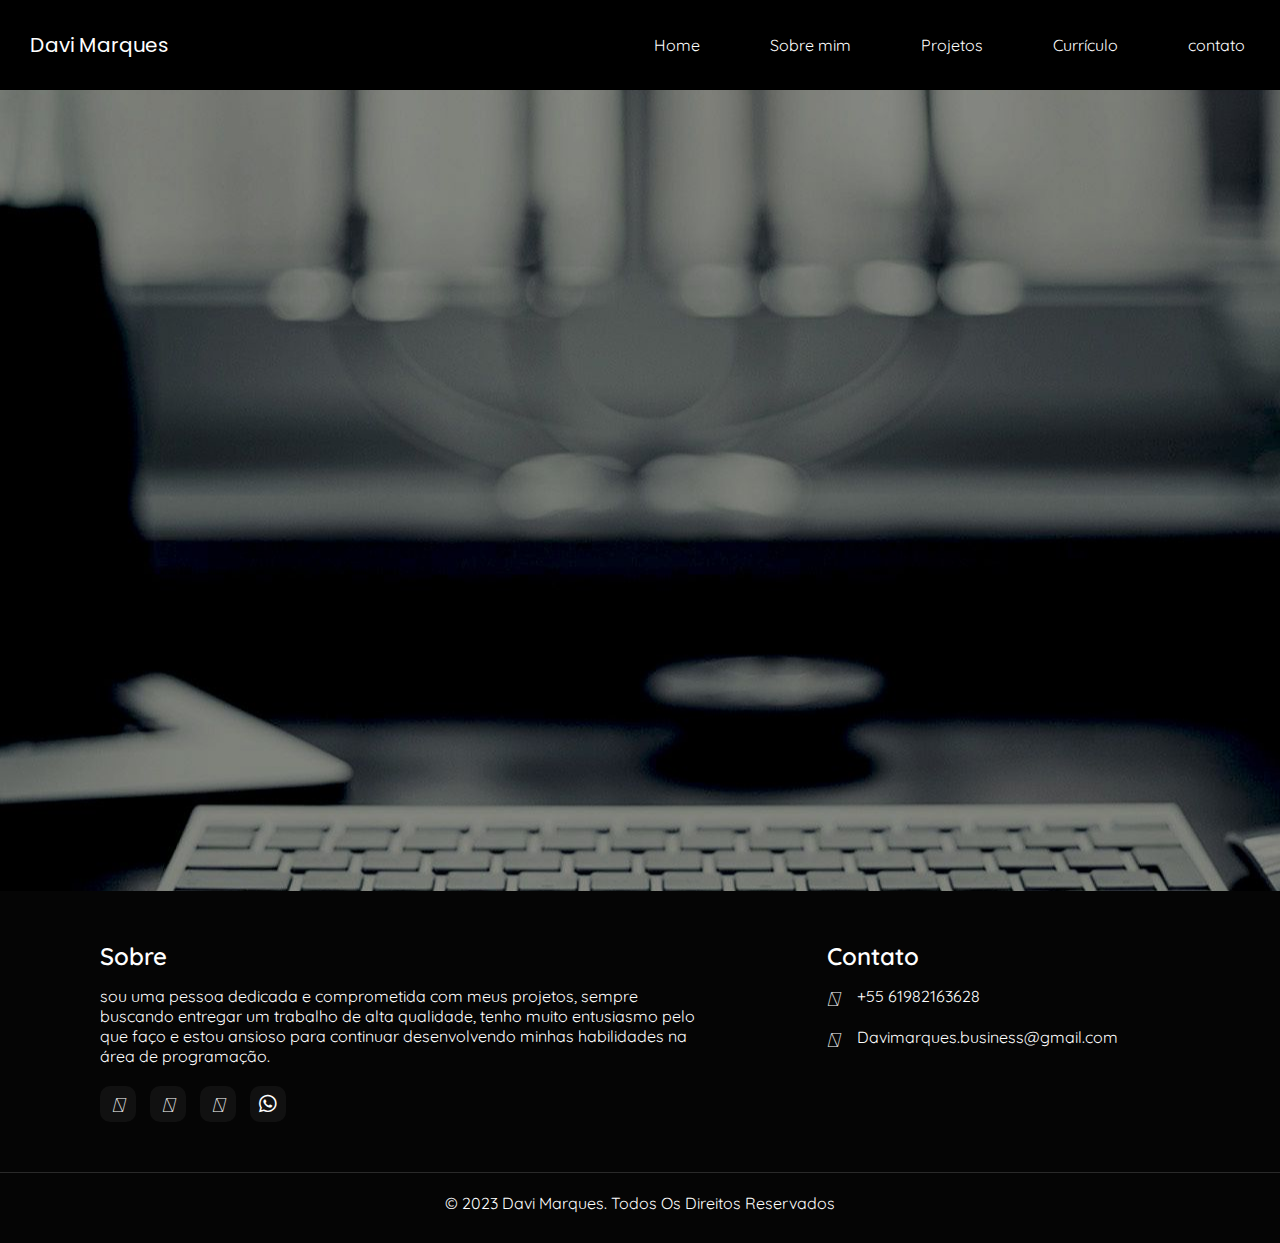
<file: index.html>
<!DOCTYPE html>
<html lang="en">

<head>
    <meta charset="UTF-8">
    <meta http-equiv="X-UA-Compatible" content="IE=edge">
    <meta name="viewport" content="width=device-width, initial-scale=1.0">

    <link rel="stylesheet" href="./src/css/reset.css">
    <link rel="stylesheet" href="./src/css/variables.css">
    <link rel="stylesheet" href="./src/css/font-awesome.min.css">
    <link rel="stylesheet" href="./src/css/style.css">
    <link rel="stylesheet" href="./src/css/footer.css">
    <link rel="stylesheet" href="./src/css/responsive.css">

    <link rel="stylesheet" href="https://cdnjs.cloudflare.com/ajax/libs/font-awesome/6.4.0/css/all.min.css"
        integrity="sha512-iecdLmaskl7CVkqkXNQ/ZH/XLlvWZOJyj7Yy7tcenmpD1ypASozpmT/E0iPtmFIB46ZmdtAc9eNBvH0H/ZpiBw=="
        crossorigin="anonymous" referrerpolicy="no-referrer" />

    <link rel="preconnect" href="https://fonts.googleapis.com">
    <link rel="preconnect" href="https://fonts.gstatic.com" crossorigin>
    <link href="https://fonts.googleapis.com/css2?family=Poppins:wght@700&family=Quicksand:wght@400&display=swap"
        rel="stylesheet">


    <title>Portifólio - Davi Marques </title>
</head>

<body>
    <header class="header">
        <div class="header-container">

            <a href="./sobre-mim.html" class="logo">Davi Marques</a>

            <nav>
                <ul class="menu">
                    <li> <a href="./index.html">Home</a></li>
                    <li> <a href="./sobre-mim.html">Sobre mim</a></li>
                    <li> <a href="./projetos.html">Projetos</a></li>
                    <li> <a href="./curriculo.html">Currículo</a></li>
                    <li> <a href="./contato.html">contato</a></li>
                </ul>
            </nav>
        </div>
    </header>

    <main>
        <section class="hero">
            <div class="hero-info">
                <h1 class="hero-title">Olá, Eu sou Davi Marques</h1>
                <a href="./sobre-mim.html">saiba mais</a>
            </div>
        </section>
    </main>

    <footer>
        <div class="container">
            <div class="sec about">
                <h2>Sobre</h2>
                <p>sou uma pessoa dedicada e comprometida com meus projetos, sempre buscando entregar um trabalho de
                    alta qualidade, tenho muito entusiasmo pelo que faço e estou ansioso para continuar desenvolvendo
                    minhas habilidades na área de programação.</p>
                <ul class="sci">
                    <li><a href="https://www.linkedin.com/in/devvmarks/" target="_blank"><i
                                class="fa-brands fa-linkedin"></i></a></li>
                    <li><a href="https://github.com/devvmarks" target="_blank"><i class="fa-brands fa-github"></i></a>
                    </li>
                    <li><a href="https://www.instagram.com/_.m4rks/" target="_blank"><i
                                class="fa-brands fa-instagram"></i></a></li>
                    <li><a href="https://wa.me/5561982163682" target="_blank"> <i class="fab fa-whatsapp"></i></a></li>
                </ul>
            </div>

            <div class="sec contact">
                <h2>Contato</h2>
                <ul class="info">
                    <li>
                        <span><i class="fa-solid fa-phone"></i></span>
                        <p><a href="https://wa.me/5561982163682"> +55 61982163628</a></p>
                    </li>
                    <li>
                        <span><i class="fa-solid fa-envelope"></i></span>
                        <p><a href="https://mail.google.com/mail/u/1/#sent">Davimarques.business@gmail.com</a></p>
                    </li>
                </ul>

            </div>
        </div>
    </footer>
    <div class="copyright-text">
        <p>© 2023 Davi Marques. Todos Os Direitos Reservados</p>
    </div>


</body>

</html>
</file>
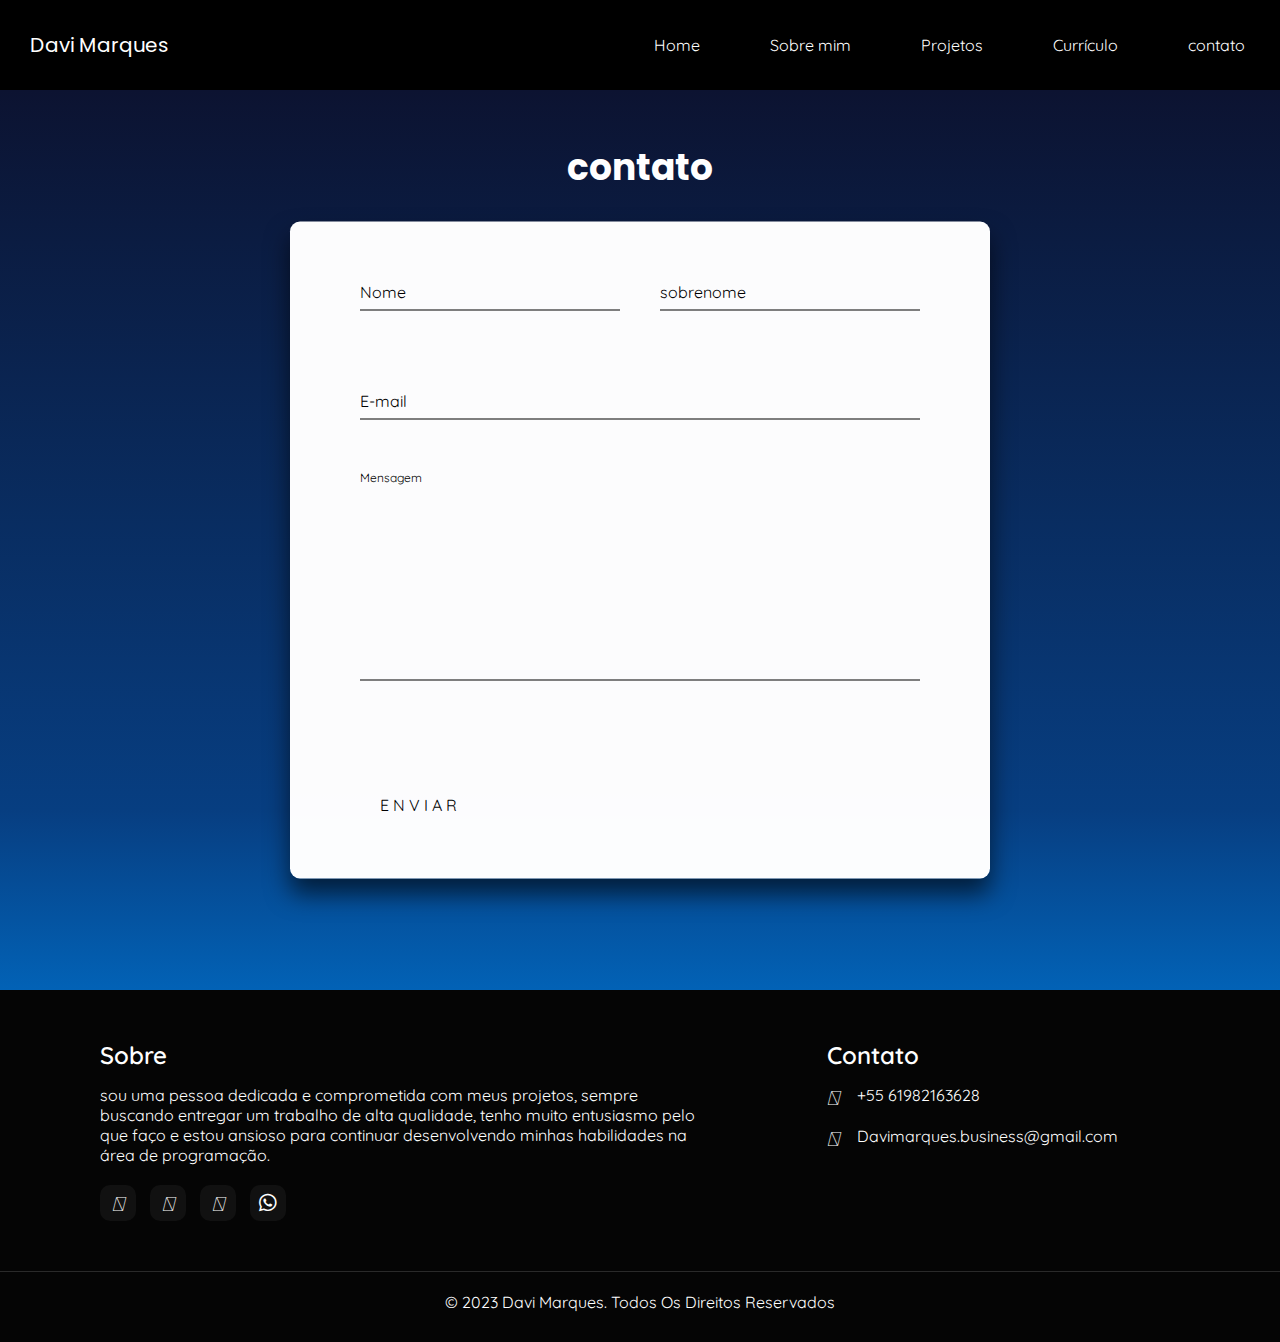
<file: contato.html>
<!DOCTYPE html>
<html lang="en">

<head>
    <meta charset="UTF-8">
    <meta http-equiv="X-UA-Compatible" content="IE=edge">
    <meta name="viewport" content="width=device-width, initial-scale=1.0">

    <link rel="stylesheet" href="./src/css/reset.css">
    <link rel="stylesheet" href="./src/css/variables.css">
    <link rel="stylesheet" href="./src/css/font-awesome.min.css">
    <link rel="stylesheet" href="./src/css/contato.css">
    <link rel="stylesheet" href="./src/css/footer.css">

    <link rel="stylesheet" href="https://cdnjs.cloudflare.com/ajax/libs/font-awesome/6.4.0/css/all.min.css"
        integrity="sha512-iecdLmaskl7CVkqkXNQ/ZH/XLlvWZOJyj7Yy7tcenmpD1ypASozpmT/E0iPtmFIB46ZmdtAc9eNBvH0H/ZpiBw=="
        crossorigin="anonymous" referrerpolicy="no-referrer" />

    <link rel="preconnect" href="https://fonts.googleapis.com">
    <link rel="preconnect" href="https://fonts.gstatic.com" crossorigin>
    <link href="https://fonts.googleapis.com/css2?family=Poppins:wght@700&family=Quicksand:wght@400&display=swap"
        rel="stylesheet">

    <title>Contato</title>
</head>

<body>
    <header class="header">
        <div class="header-container">

            <a href="./sobre-mim.html" class="logo">Davi Marques</a>

            <nav>
                <ul class="menu">
                    <li> <a href="./index.html">Home</a></li>
                    <li> <a href="./sobre-mim.html">Sobre mim</a></li>
                    <li> <a href="./projetos.html">Projetos</a></li>
                    <li> <a href="./curriculo.html">Currículo</a></li>
                    <li> <a href="./contato.html">contato</a></li>
                </ul>
            </nav>
        </div>
    </header>

    <main>
        <section class="contato">
            <div class="container">
                <div>
                    <h1>contato</h1>
                </div>

                <div class="login-box">
                    <form action="https://formsubmit.co/davimarques.business@gmail.com" method="post">
                        <div class="name-lastname">
                            <div class="user-box name">
                                <input type="text" name="name" id="name" autocomplete="off" required>
                                <label for="name">Nome</label>
                            </div>

                            <div class="user-box lastname">
                                <input type="text" name="sobrenome" id="sobrenome" autocomplete="off" required>
                                <label for="sobrenome">sobrenome</label>
                            </div>
                        </div>

                        <div class="user-box email">
                            <input type="email" name="email" id="email" autocomplete="off" required>
                            <label for="email">E-mail</label>
                        </div>

                        <div class="user-box message">
                            <textarea name="message" id="message" cols="30" rows="10"></textarea>
                            <label for="message">Mensagem</label>
                        </div>

                        <div class="btn">
                            <a href="#">
                                Enviar
                                <span></span>
                            </a>
                        </div>

                        <input type="hidden" name="accessKey" value="36a5d334-71e2-4a1d-8315-760ef3918ebc">
                    </form>
                </div>
            </div>
        </section>
    </main>

    <footer>
        <div class="container">
            <div class="sec about">
                <h2>Sobre</h2>
                <p>sou uma pessoa dedicada e comprometida com meus projetos, sempre buscando entregar um trabalho de
                    alta qualidade, tenho muito entusiasmo pelo que faço e estou ansioso para continuar desenvolvendo
                    minhas habilidades na área de programação.</p>
                <ul class="sci">
                    <li><a href="https://www.linkedin.com/in/devvmarks/" target="_blank"><i
                                class="fa-brands fa-linkedin"></i></a></li>
                    <li><a href="https://github.com/devvmarks" target="_blank"><i class="fa-brands fa-github"></i></a>
                    </li>
                    <li><a href="https://www.instagram.com/_.m4rks/" target="_blank"><i
                                class="fa-brands fa-instagram"></i></a></li>
                    <li><a href="https://wa.me/5561982163682" target="_blank"> <i class="fab fa-whatsapp"></i></a></li>
                </ul>
            </div>

            <div class="sec contact">
                <h2>Contato</h2>
                <ul class="info">
                    <li>
                        <span><i class="fa-solid fa-phone"></i></span>
                        <p><a href="https://wa.me/5561982163682"> +55 61982163628</a></p>
                    </li>
                    <li>
                        <span><i class="fa-solid fa-envelope"></i></span>
                        <p><a href="https://mail.google.com/mail/u/1/#sent">Davimarques.business@gmail.com</a></p>
                    </li>
                </ul>

            </div>
        </div>
    </footer>
    <div class="copyright-text">
        <p>© 2023 Davi Marques. Todos Os Direitos Reservados</p>
    </div>

</body>

</html>
</file>
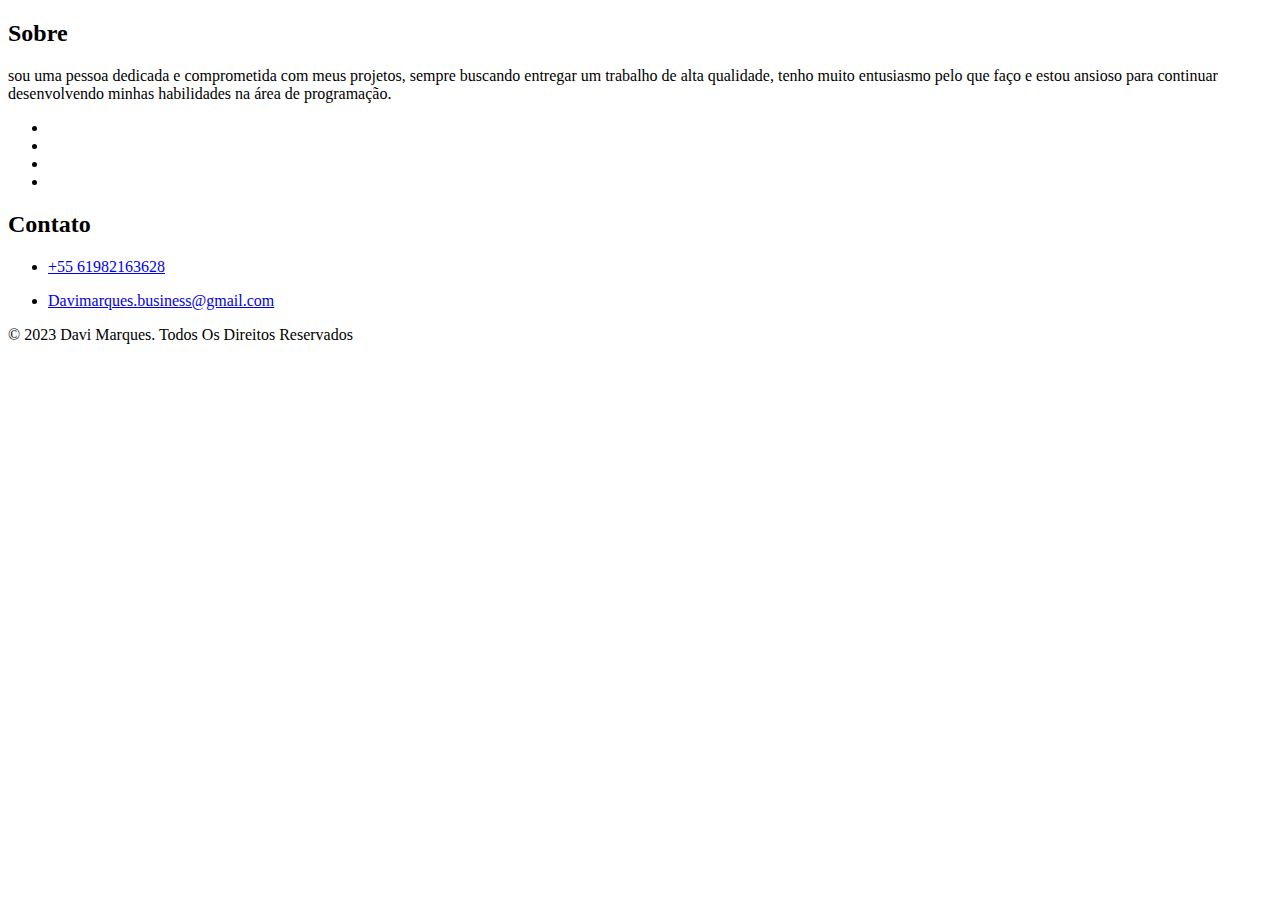
<file: curriculo.html>
<!DOCTYPE html>
<html lang="en">

<head>
    <meta charset="UTF-8">
    <meta http-equiv="X-UA-Compatible" content="IE=edge">
    <meta name="viewport" content="width=device-width, initial-scale=1.0">
    <title>Curriculo</title>


    <link rel="stylesheet" href="https://cdnjs.cloudflare.com/ajax/libs/font-awesome/6.4.0/css/all.min.css"
        integrity="sha512-iecdLmaskl7CVkqkXNQ/ZH/XLlvWZOJyj7Yy7tcenmpD1ypASozpmT/E0iPtmFIB46ZmdtAc9eNBvH0H/ZpiBw=="
        crossorigin="anonymous" referrerpolicy="no-referrer" />
</head>

<body>
    <footer>
        <div class="container">
            <div class="sec about">
                <h2>Sobre</h2>
                <p>sou uma pessoa dedicada e comprometida com meus projetos, sempre buscando entregar um trabalho de
                    alta qualidade, tenho muito entusiasmo pelo que faço e estou ansioso para continuar desenvolvendo
                    minhas habilidades na área de programação.</p>
                <ul class="sci">
                    <li><a href="https://www.linkedin.com/in/devvmarks/" target="_blank"><i
                                class="fa-brands fa-linkedin"></i></a></li>
                    <li><a href="https://github.com/devvmarks" target="_blank"><i class="fa-brands fa-github"></i></a>
                    </li>
                    <li><a href="https://www.instagram.com/_.m4rks/" target="_blank"><i
                                class="fa-brands fa-instagram"></i></a></li>
                    <li><a href="https://wa.me/5561982163682" target="_blank"> <i class="fab fa-whatsapp"></i></a></li>
                </ul>
            </div>

            <div class="sec contact">
                <h2>Contato</h2>
                <ul class="info">
                    <li>
                        <span><i class="fa-solid fa-phone"></i></span>
                        <p><a href="https://wa.me/5561982163682"> +55 61982163628</a></p>
                    </li>
                    <li>
                        <span><i class="fa-solid fa-envelope"></i></span>
                        <p><a href="https://mail.google.com/mail/u/1/#sent">Davimarques.business@gmail.com</a></p>
                    </li>
                </ul>

            </div>
        </div>
    </footer>
    <div class="copyright-text">
        <p>© 2023 Davi Marques. Todos Os Direitos Reservados</p>
    </div>

</body>

</html>
</file>
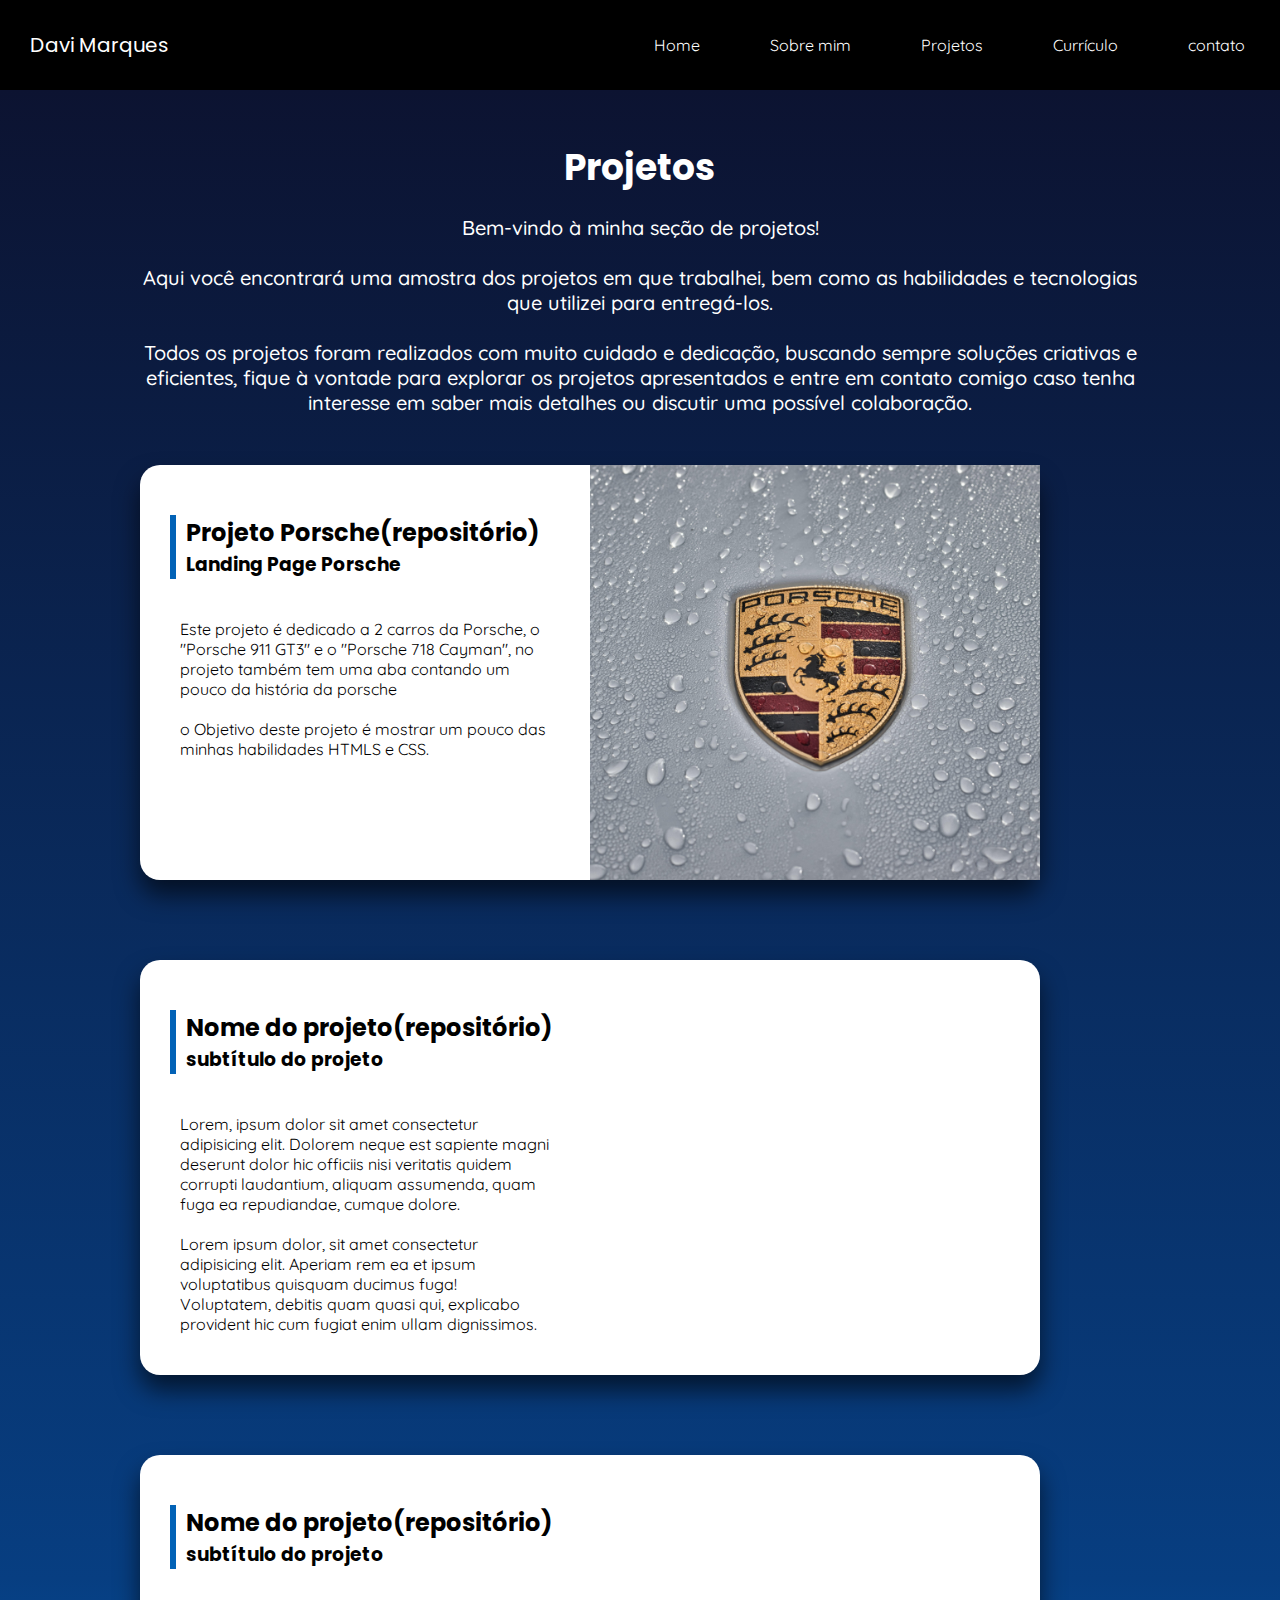
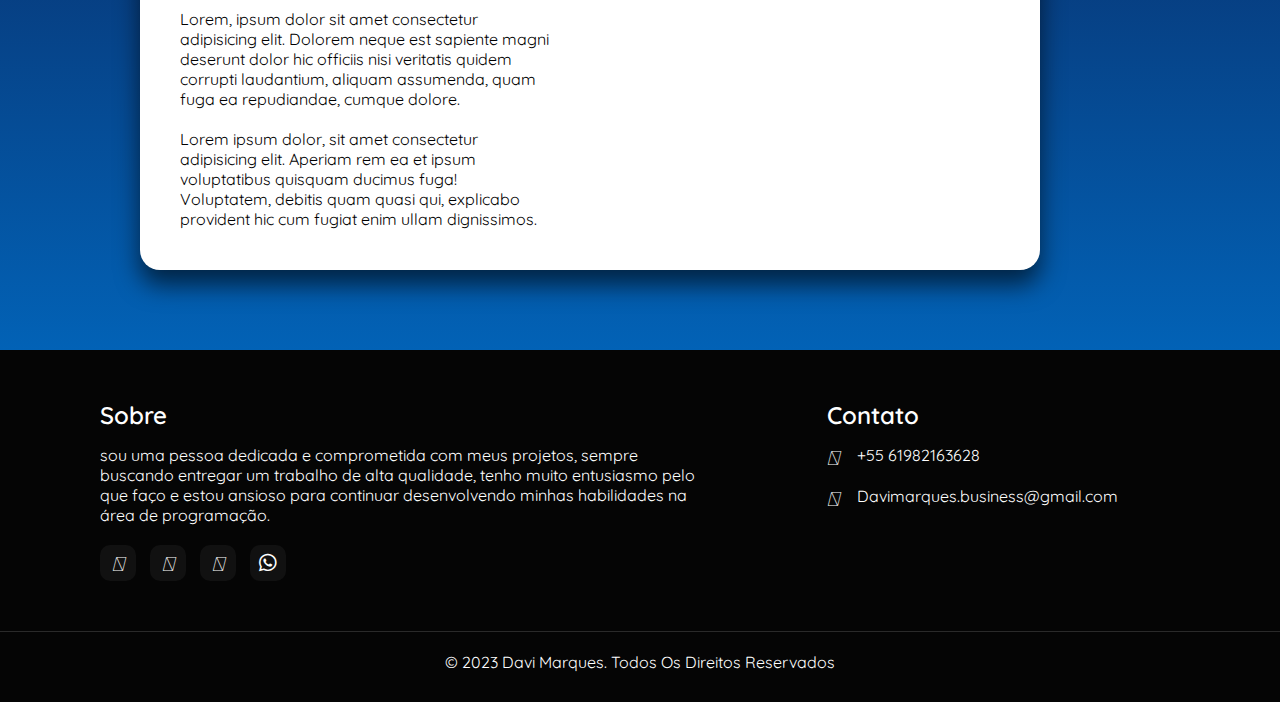
<file: projetos.html>
<!DOCTYPE html>
<html lang="en">

<head>
    <meta charset="UTF-8">
    <meta http-equiv="X-UA-Compatible" content="IE=edge">
    <meta name="viewport" content="width=device-width, initial-scale=1.0">

    <link rel="stylesheet" href="./src/css/reset.css">
    <link rel="stylesheet" href="./src/css/variables.css">
    <link rel="stylesheet" href="./src/css/font-awesome.min.css">
    <link rel="stylesheet" href="./src/css/projetos.css">
    <link rel="stylesheet" href="./src/css/footer.css">

    <link rel="stylesheet" href="https://cdnjs.cloudflare.com/ajax/libs/font-awesome/6.4.0/css/all.min.css"
        integrity="sha512-iecdLmaskl7CVkqkXNQ/ZH/XLlvWZOJyj7Yy7tcenmpD1ypASozpmT/E0iPtmFIB46ZmdtAc9eNBvH0H/ZpiBw=="
        crossorigin="anonymous" referrerpolicy="no-referrer" />

    <link rel="preconnect" href="https://fonts.googleapis.com">
    <link rel="preconnect" href="https://fonts.gstatic.com" crossorigin>
    <link href="https://fonts.googleapis.com/css2?family=Poppins:wght@700&family=Quicksand:wght@400&display=swap"
        rel="stylesheet">


    <title>Projetos</title>
</head>

<body>
    <header class="header">
        <div class="header-container">

            <a href="./sobre-mim.html" class="logo">Davi Marques</a>

            <nav>
                <ul class="menu">
                    <li> <a href="./index.html">Home</a></li>
                    <li> <a href="./sobre-mim.html">Sobre mim</a></li>
                    <li> <a href="./projetos.html">Projetos</a></li>
                    <li> <a href="./curriculo.html">Currículo</a></li>
                    <li> <a href="./contato.html">contato</a></li>
                </ul>
            </nav>
        </div>
    </header>

    <main>
        <section class="projects">
            <div class="content">
                <div class="title">
                    <h1>Projetos</h1>
                    <p>Bem-vindo à minha seção de projetos! <br><br>
                        Aqui você encontrará uma amostra dos projetos em
                        que
                        trabalhei, bem como as habilidades e tecnologias que utilizei para entregá-los. <br> <br>

                        Todos os projetos foram realizados com muito cuidado e dedicação, buscando sempre
                        soluções criativas e eficientes, fique à vontade para explorar os projetos apresentados e entre
                        em contato comigo caso tenha interesse em saber mais detalhes ou discutir uma possível
                        colaboração.
                    </p>
                </div>

                <div class="card">
                    <div>
                        <div class="card-info">
                            <a href="https://devvmarks.github.io/porshe-landing-page-/">
                                <h2 class="card-title">Projeto Porsche(repositório)</h2>
                            </a>
                            <h3 class="card-subtitle">Landing Page Porsche</h3>
                        </div>
                        <p class="card-text">Este projeto é dedicado a 2 carros da Porsche, o "Porsche 911 GT3" e o
                            "Porsche 718 Cayman", no projeto também tem uma aba contando um pouco da história da porsche
                            <br> <br>
                            o Objetivo deste projeto é mostrar um pouco das minhas habilidades HTMLS e CSS.
                        </p>
                    </div>
                    <a href="https://devvmarks.github.io/porsche-landing-page/" class="project-image-1"></a>
                </div>

                <div class="card">
                    <div>
                        <div class="card-info">
                            <a href="">
                                <h2 class="card-title">Nome do projeto(repositório)</h2>
                            </a>
                            <h3 class="card-subtitle">subtítulo do projeto</h3>
                        </div>
                        <p class="card-text">Lorem, ipsum dolor sit amet consectetur adipisicing elit. Dolorem neque est
                            sapiente magni deserunt dolor hic officiis nisi veritatis quidem corrupti laudantium,
                            aliquam assumenda, quam fuga ea repudiandae, cumque dolore.
                            <br> <br>
                            Lorem ipsum dolor, sit amet consectetur adipisicing elit. Aperiam rem ea et ipsum
                            voluptatibus quisquam ducimus fuga! Voluptatem, debitis quam quasi qui, explicabo provident
                            hic cum fugiat enim ullam dignissimos.

                        </p>
                    </div>
                    <a href="" class="project-image-2"></a>
                </div>

                <div class="card">
                    <div>
                        <div class="card-info">
                            <a href="">
                                <h2 class="card-title">Nome do projeto(repositório)</h2>
                            </a>
                            <h3 class="card-subtitle">subtítulo do projeto</h3>
                        </div>
                        <p class="card-text">Lorem, ipsum dolor sit amet consectetur adipisicing elit. Dolorem neque est
                            sapiente magni deserunt dolor hic officiis nisi veritatis quidem corrupti laudantium,
                            aliquam assumenda, quam fuga ea repudiandae, cumque dolore.
                            <br> <br>
                            Lorem ipsum dolor, sit amet consectetur adipisicing elit. Aperiam rem ea et ipsum
                            voluptatibus quisquam ducimus fuga! Voluptatem, debitis quam quasi qui, explicabo provident
                            hic cum fugiat enim ullam dignissimos.

                        </p>
                    </div>
                    <a href="" class="project-image-3"></a>
                </div>


            </div>
        </section>
    </main>

    <footer>
        <div class="container">
            <div class="sec about">
                <h2>Sobre</h2>
                <p>sou uma pessoa dedicada e comprometida com meus projetos, sempre buscando entregar um trabalho de
                    alta qualidade, tenho muito entusiasmo pelo que faço e estou ansioso para continuar desenvolvendo
                    minhas habilidades na área de programação.</p>
                <ul class="sci">
                    <li><a href="https://www.linkedin.com/in/devvmarks/" target="_blank"><i
                                class="fa-brands fa-linkedin"></i></a></li>
                    <li><a href="https://github.com/devvmarks" target="_blank"><i class="fa-brands fa-github"></i></a>
                    </li>
                    <li><a href="https://www.instagram.com/_.m4rks/" target="_blank"><i
                                class="fa-brands fa-instagram"></i></a></li>
                    <li><a href="https://wa.me/5561982163682" target="_blank"> <i class="fab fa-whatsapp"></i></a></li>
                </ul>
            </div>

            <div class="sec contact">
                <h2>Contato</h2>
                <ul class="info">
                    <li>
                        <span><i class="fa-solid fa-phone"></i></span>
                        <p><a href="https://wa.me/5561982163682"> +55 61982163628</a></p>
                    </li>
                    <li>
                        <span><i class="fa-solid fa-envelope"></i></span>
                        <p><a href="https://mail.google.com/mail/u/1/#sent">Davimarques.business@gmail.com</a></p>
                    </li>
                </ul>

            </div>
        </div>
    </footer>
    <div class="copyright-text">
        <p>© 2023 Davi Marques. Todos Os Direitos Reservados</p>
    </div>

</body>

</html>
</file>
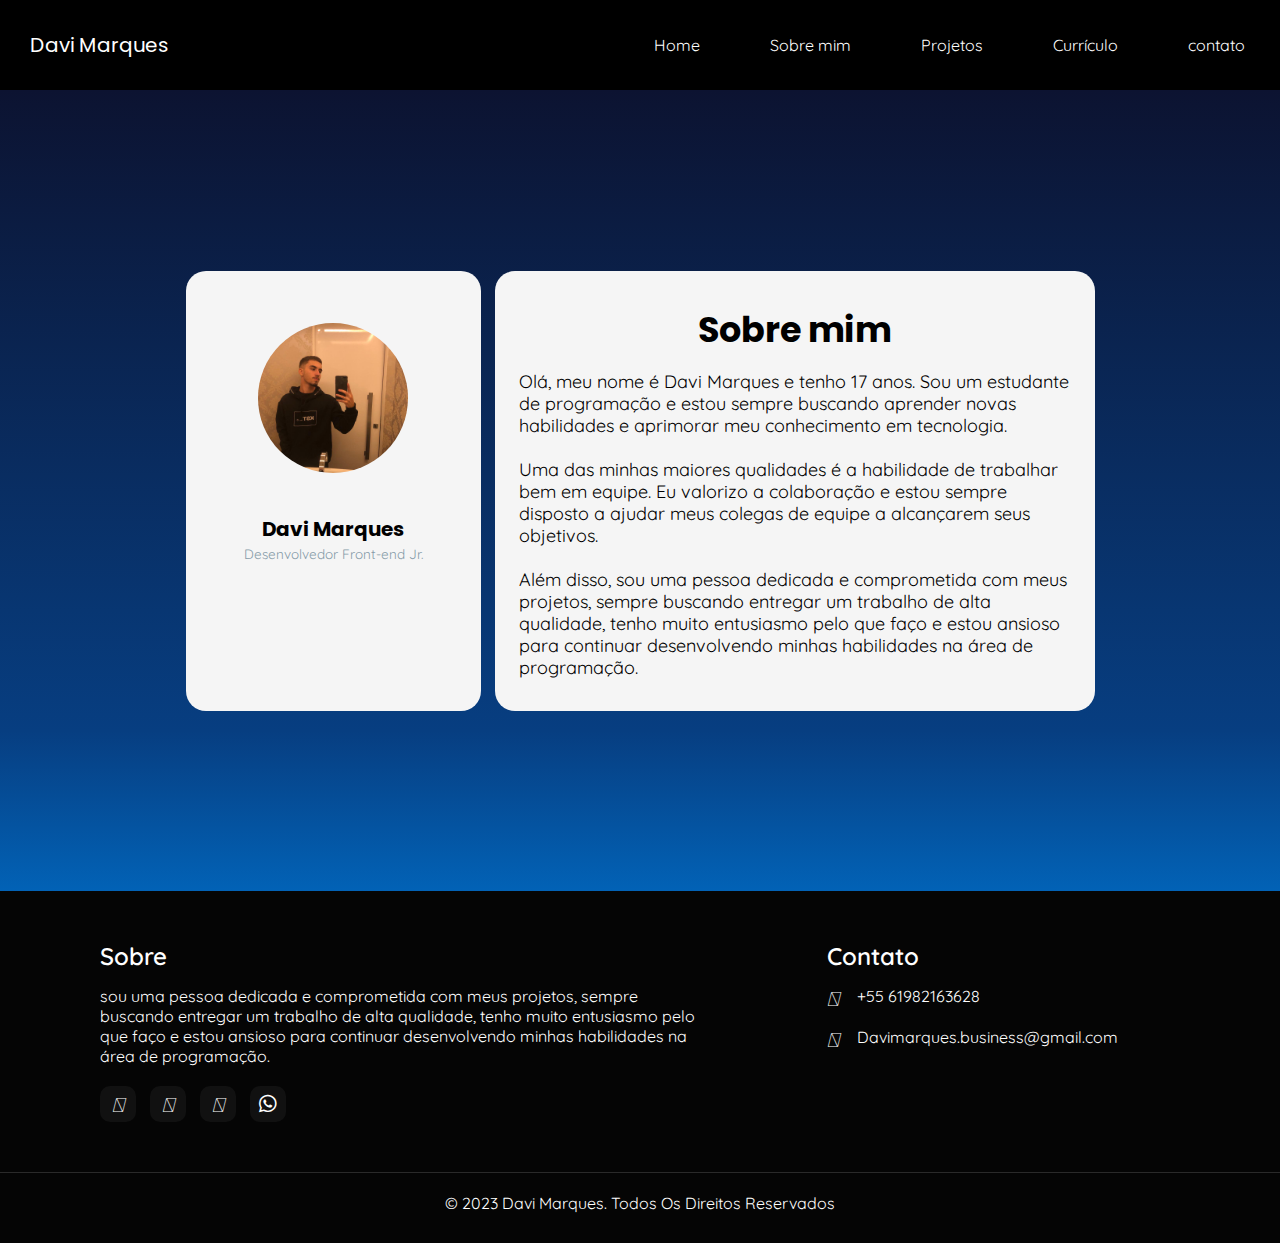
<file: sobre-mim.html>
<!DOCTYPE html>
<html lang="en">

<head>
    <meta charset="UTF-8">
    <meta http-equiv="X-UA-Compatible" content="IE=edge">
    <meta name="viewport" content="width=device-width, initial-scale=1.0">

    <link rel="stylesheet" href="./src/css/reset.css">
    <link rel="stylesheet" href="./src/css/variables.css">
    <link rel="stylesheet" href="./src/css/font-awesome.min.css">
    <link rel="stylesheet" href="./src/css/sobre-mim.css">
    <link rel="stylesheet" href="./src/css/footer.css">

    <link rel="stylesheet" href="https://cdnjs.cloudflare.com/ajax/libs/font-awesome/6.4.0/css/all.min.css"
        integrity="sha512-iecdLmaskl7CVkqkXNQ/ZH/XLlvWZOJyj7Yy7tcenmpD1ypASozpmT/E0iPtmFIB46ZmdtAc9eNBvH0H/ZpiBw=="
        crossorigin="anonymous" referrerpolicy="no-referrer" />

    <link rel="preconnect" href="https://fonts.googleapis.com">
    <link rel="preconnect" href="https://fonts.gstatic.com" crossorigin>
    <link href="https://fonts.googleapis.com/css2?family=Poppins:wght@700&family=Quicksand:wght@400&display=swap"
        rel="stylesheet">


    <title>Sobre Mim </title>
</head>

<body>
    <header class="header">
        <div class="header-container">

            <a href="./sobre-mim.html" class="logo">Davi Marques</a>

            <nav>
                <ul class="menu">
                    <li> <a href="./index.html">Home</a></li>
                    <li> <a href="./sobre-mim.html">Sobre mim</a></li>
                    <li> <a href="./projetos.html">Projetos</a></li>
                    <li> <a href="./curriculo.html">Currículo</a></li>
                    <li> <a href="./contato.html">contato</a></li>
                </ul>
            </nav>
        </div>
    </header>

    <main>
        <section class="about-" id="sobre">

            <div class="content">
                <div class="card">
                    <div class="card-info">
                        <div class="card-avatar"></div>
                        <div class="card-title">Davi Marques</div>
                        <div class="card-subtitle">Desenvolvedor Front-end Jr.<!--&amp;--></div>
                    </div>

                    <ul class="card-social">
                        <li class="card-social__item">
                            <a href="https://www.linkedin.com/in/davi-marques-93055226a/" target="_blank"> <i
                                    class="fab fa-linkedin"></i></a>
                        </li>

                        <li class="card-social__item">
                            <a href="https://github.com/devvmarks" target="_blank"> <i class="fab fa-github"></i></a>
                        </li>

                        <li class="card-social__item">
                            <a href="https://www.instagram.com/_.m4rks/" target="_blank"> <i
                                    class="fab fa-instagram"></i></a>
                        </li>

                        <li class="card-social__item">
                            <a href="https://wa.me/5561982163682" target="_blank"> <i class="fab fa-whatsapp"></i></a>
                        </li>
                </div>
            </div>

            <div class="content info-content">
                <div class="card">
                    <div class="card-info">
                        <h1>Sobre mim</h1>
                        <p>Olá, meu nome é Davi Marques e tenho 17 anos. Sou um estudante de programação e estou
                            sempre
                            buscando aprender novas habilidades e aprimorar meu conhecimento em tecnologia. <br>
                            <br>
                            Uma das
                            minhas
                            maiores qualidades é a habilidade de trabalhar bem em equipe. Eu valorizo a colaboração
                            e
                            estou
                            sempre disposto a ajudar meus colegas de equipe a alcançarem seus objetivos. <br> <br>
                            Além
                            disso, sou
                            uma
                            pessoa dedicada e comprometida com meus projetos, sempre buscando entregar um trabalho
                            de
                            alta
                            qualidade, tenho muito entusiasmo pelo que faço e estou ansioso para continuar
                            desenvolvendo
                            minhas habilidades na área de programação.
                        </p>
                    </div>
                </div>
            </div>
        </section>
    </main>

    <footer>
        <div class="container">
            <div class="sec about">
                <h2>Sobre</h2>
                <p>sou uma pessoa dedicada e comprometida com meus projetos, sempre buscando entregar um trabalho de
                    alta qualidade, tenho muito entusiasmo pelo que faço e estou ansioso para continuar desenvolvendo
                    minhas habilidades na área de programação.</p>
                <ul class="sci">
                    <li><a href="https://www.linkedin.com/in/devvmarks/" target="_blank"><i
                                class="fa-brands fa-linkedin"></i></a></li>
                    <li><a href="https://github.com/devvmarks" target="_blank"><i class="fa-brands fa-github"></i></a>
                    </li>
                    <li><a href="https://www.instagram.com/_.m4rks/" target="_blank"><i
                                class="fa-brands fa-instagram"></i></a></li>
                    <li><a href="https://wa.me/5561982163682" target="_blank"> <i class="fab fa-whatsapp"></i></a></li>
                </ul>
            </div>

            <div class="sec contact">
                <h2>Contato</h2>
                <ul class="info">
                    <li>
                        <span><i class="fa-solid fa-phone"></i></span>
                        <p><a href="https://wa.me/5561982163682"> +55 61982163628</a></p>
                    </li>
                    <li>
                        <span><i class="fa-solid fa-envelope"></i></span>
                        <p><a href="https://mail.google.com/mail/u/1/#sent">Davimarques.business@gmail.com</a></p>
                    </li>
                </ul>

            </div>
        </div>
    </footer>
    <div class="copyright-text">
        <p>© 2023 Davi Marques. Todos Os Direitos Reservados</p>
    </div>

</body>

</html>
</file>
<file: src/css/variables.css>
:root {
    /* * */
    --title-font: 'Poppins', sans-serif;
    --text-font: 'Quicksand', sans-serif;
    --max-width-size: 1920px;
    --title-color: #000000;
    --size: 150px;

    --background-color: linear-gradient(to bottom, #0c1331 0%, #073e81 80%, #0262b6 100%);

    /* header */
    --header-color: #ffffff;
    --header-hover-color: #0262b6;
    --header-background-color: rgb(0, 0, 0);
}
</file>
<file: src/css/style.css>
body {
    font-family: 'Quicksand', sans-serif;
    grid-template-areas: 'header header header'
        'hero hero hero';
}

.header {
    grid-area: header;
}

.header .header-container {
    display: flex;
    align-items: center;
    justify-content: space-between;
    background-color: var(--header-background-color);


}

.header .header-container .logo {
    display: flex;
    justify-content: center;
    align-items: center;
    padding: 30px;
    font-size: 20px;
    font-family: var(--title-font);
    color: #ffffff;
}

.header .header-container .menu {
    display: flex;

}

.header .header-container .menu li a {
    padding: 10px 35px;
    font-size: 16px;
    color: var(--header-color);
}

.header .header-container .menu li a:hover {
    color: var(--header-hover-color);
    border-radius: 15px;
}


.hero {
    grid-area: hero;
    min-height: 89vh;
    background-color: #000000;
    background: url(../images/background-hero.jpg) center center no-repeat;
}

.hero .hero-info {
    display: flex;
    justify-content: center;
    align-items: center;
    flex-direction: column;
    height: 86vh;
    opacity: 0;
    transition: 0.5s ease-in-out;
}

.hero .hero-info:hover {
    transform: translateY(-4%);
    opacity: 1;
}

.hero .hero-info .hero-title {
    padding: 30px;
    font-size: 40px;
    font-family: var(--title-font);
    color: #ffffff;
}

.hero .hero-info a {
    color: #ffffff;
    padding: 10px 30px;
    font-weight: 400;
    font-size: 20px;
    cursor: pointer;
    transition: 0.5s ease-in-out;
    
}

.hero .hero-info a:hover {
    background-color: var(--header-hover-color);
    border-radius: 15px;
    
}
</file>
<file: src/css/footer.css>
footer {
    position: relative;
    width: 100%;
    height: auto;
    padding: 50px 100px;
    background: #050505;
}

footer .container {
    width: 100%;
    display: grid;
    grid-template-columns: 2fr 1fr;
    grid-gap: 20px;
}

footer .container .about p {
    max-width: 600px;
}

footer .container .sec h2 {
    position: relative;
    color: #ffffff;
    font-weight: 600;
    margin-bottom: 15px;
}

footer .container .sec p {
    color: #ffffff;
}

footer .container .sci {
    margin-top: 20px;
    display: grid;
    grid-template-columns: repeat(4, 50px);
}

footer .container .sci li a {
    display: inline-block;
    width: 36px;
    height: 36px;
    background: #111;
    display: grid;
    align-content: center;
    justify-content: center;
    border-radius: 10px;
}

footer .container .sci li a i {
    color: #ffffff;
    font-size: 20px;
}

footer .container .quicklinks {
    position: relative;
}

footer .container .quicklinks ul li a {
    color: #ffffff;
    margin-bottom: 10px;
    display: inline-block;
}

footer .container .contact .info {
    position: relative;
}

footer .container .contact .info li {
    display: grid;
    grid-template-columns: 30px 1fr;
    margin-bottom: 16px;
}

footer .container .contact .info li span {
    color: #ffffff;
    font-size: 20px;
}

footer .container .contact .info li a {
    color: #ffffff;
}

.copyright-text {
    width: 100%;
    background: #050505;
    padding: 20px 100px 30px;
    text-align: center;
    color: #ffffff;
    border-top: 1px solid rgba(255, 255, 255, 0.15);
}
</file>
<file: src/css/responsive.css>
/* FOOTER */
/* FOOTER */
@media(max-width:991px) {
    footer {
        padding: 40px;
    }

    footer .container {
        width: 100%;
        display: grid;
        grid-template-columns: repeat(2, 1fr);
        grid-gap: 20px;
    }

    .copyright-text {
        padding: 20px 40px 30px;
    }
}

@media(max-width:768px) {

    footer .container {
        width: 100%;
        display: grid;
        grid-template-columns: repeat(1, 1fr);
        grid-gap: 20px;
    }
}

@media(max-width:425px) {

    body{
        min-width: 600px;
    }
    }
</file>
<file: src/css/contato.css>
body {
    font-family: 'Quicksand', sans-serif;
}

.header .header-container {
    display: flex;
    align-items: center;
    justify-content: space-between;
    background-color: var(--header-background-color);
}

.header .header-container .logo {
    display: flex;
    justify-content: center;
    align-items: center;
    padding: 30px;
    font-size: 20px;
    font-family: var(--title-font);
    color: #ffffff;
}

.header .header-container .menu {
    display: flex;

}

.header .header-container .menu li a {
    padding: 10px 35px;
    font-size: 16px;
    color: var(--header-color);
}

.header .header-container .menu li a:hover {
    color: var(--header-hover-color);
    border-radius: 15px;
}

.contato {
    min-height: 100vh;
    background: var(--background-color);
    color: #ffffff;
    display: flex;
    align-items: flex-start;
    justify-content: center;
}

.contato .container h1 {
    display: flex;
    justify-content: center;
    font-family: var(--title-font);
    font-size: 36px;
    margin: 50px 0 0 0;
}

.login-box {
    position: absolute;
    top: 50%;
    left: 50%;
    width: 700px;
    margin-top: 100px;
    padding: 50px 70px;
    transform: translate(-50%, -50%);
    background: rgba(255, 255, 255, 0.987);
    box-shadow: 0 15px 25px rgba(0, 0, 0, .6);
    border-radius: 10px;
}

.login-box .name-lastname {
    display: flex;
    flex-direction: row;
    width: 100%;
    margin-bottom: 30px;
}

.login-box .user-box {
    position: relative;
}

.login-box .name-lastname .user-box.name {
    width: 260px;
    margin-right: 40px;

}

.login-box .name-lastname .user-box.lastname {
    width: 260px;
    margin-bottom: 10px;
}

.login-box .user-box.email {
    margin-bottom: 30px;
}

.login-box .user-box.message {
    margin-bottom: 30px;
}

.login-box .user-box textarea {
    width: 100%;
    padding: 10px 0;
    font-size: 16px;
    color: #000000;
    margin-bottom: 30px;
    border: none;
    border-bottom: 1px solid #000000;
    outline: none;
    background: transparent;
    transition: 1s ease-in-out;
    resize: none;
}



.login-box .user-box input {
    width: 100%;
    padding: 10px 0;
    font-size: 16px;
    color: #000000;
    margin-bottom: 30px;
    border: none;
    border-bottom: 1px solid #000000;
    outline: none;
    background: transparent;
    transition: 1s ease-in-out;
}



.login-box .user-box label {
    position: absolute;
    top: 0;
    left: 0;
    padding: 10px 0;
    font-size: 16px;
    color: #000000;
    pointer-events: none;
    transition: .5s;
}

.login-box .user-box input:focus~label,
.login-box .user-box input:valid~label {
    top: -20px;
    left: 0;
    font-size: 13px;
}

.login-box .user-box textarea:focus~label,
.login-box .user-box textarea:valid~label {
    top: -20px;
    left: 0;
    font-size: 12px;
}

.login-box form .btn a {
    position: relative;
    display: inline-block;
    padding: 10px 20px;
    color: #000000;
    font-size: 16px;
    text-transform: uppercase;
    overflow: hidden;
    transition: .5s;
    margin-top: 40px;
    letter-spacing: 4px
}

.login-box a:hover {
    border-radius: 5px;
    box-shadow: 0 0 5px #202de2,
        0 0 25px #0262b6,
        0 0 50px #3781c2,
        0 0 100px #00a2ff;
}

.login-box a span {
    position: absolute;
    display: block;
}

@keyframes btn-anim1 {
    0% {
        left: -100%;
    }

    50%,
    100% {
        left: 100%;
    }
}

.login-box a span:nth-child(1) {
    bottom: 2px;
    left: -100%;
    width: 100%;
    height: 2px;
    background: linear-gradient(90deg, transparent, #0262b6);
    animation: btn-anim1 2.5s linear infinite;
}
</file>
<file: src/css/projetos.css>
body {
    font-family: 'Quicksand', sans-serif;
}

.header .header-container {
    display: flex;
    align-items: center;
    justify-content: space-between;
    background-color: var(--header-background-color);
}

.header .header-container .logo {
    display: flex;
    justify-content: center;
    align-items: center;
    padding: 30px;
    font-size: 20px;
    font-family: var(--title-font);
    color: #ffffff;
}

.header .header-container .menu {
    display: flex;

}

.header .header-container .menu li a {
    padding: 10px 35px;
    font-size: 16px;
    color: var(--header-color);
}

.header .header-container .menu li a:hover {
    color: var(--header-hover-color);
    border-radius: 15px;
}

.projects {
    min-height: 89vh;
    background: var(--background-color);
    color: #ffffff;
    display: flex;
    align-items: flex-start;
    justify-content: center;
}

.projects .content .title h1 {
    display: flex;
    justify-content: center;
    font-family: var(--title-font);
    font-size: 36px;
    margin: 50px 0 20px 0;
}

.projects .content .title p {
    font-size: 20px;
    font-weight: 500;
    text-align: center;
    padding-bottom: 50px;
    width: 1000px;
}

.projects .content .card {
    height: 415px;
    width: 900px;
    margin-bottom: 80px;
    display: grid;
    grid-template-columns: repeat(2, 1fr);
    background-color: white;
    color: black;
    border-radius: 20px;
    box-shadow: 0 15px 25px rgba(0, 0, 0, .6);
}

.projects .content .card .card-info {
    display: flex;
    flex-direction: column;
    padding: 50px 0 0 30px;
    font-family: var(--title-font);
}

.projects .content .card .card-info a h2 {
    border-left: 6px solid #0262b6;
    padding-left: 10px;

}

.projects .content .card .card-info h3 {
    border-left: 6px solid #0262b6;
    padding-left: 10px;
}

.projects .content .card p {
    padding: 40px;
    font-weight: 400;
}

.card .project-image-1 {
    background: url(../images/porsche\ logo\ wallpaper.jpg) center center no-repeat;
    background-size: cover;
}
</file>
<file: src/css/sobre-mim.css>
body {
    font-family: 'Quicksand', sans-serif;
}

.header .header-container {
    display: flex;
    align-items: center;
    justify-content: space-between;
    background-color: var(--header-background-color);
}

.header .header-container .logo {
    display: flex;
    justify-content: center;
    align-items: center;
    padding: 30px;
    font-size: 20px;
    font-family: var(--title-font);
    color: #ffffff;
}

.header .header-container .menu {
    display: flex;

}

.header .header-container .menu li a {
    padding: 10px 35px;
    font-size: 16px;
    color: var(--header-color);
}

.header .header-container .menu li a:hover {
    color: var(--header-hover-color);
    border-radius: 15px;
}


.about- {
    min-height: 89vh;
    background: var(--background-color);
    display: flex;
    align-items: center;
    justify-content: center;
}

.about- .content {
    display: flex;
    justify-content: space-evenly;
    align-items: center;
}


.about- .content .card {
    width: 295px;
    height: 440px;
    background: #f5f5f5;
    padding: 32px 24px;
    margin: 7px;
    transition: box-shadow .3s ease, transform .2s ease;
    border-radius: 20px;

}

.about- .content .card:hover {
    box-shadow: 0 15px 25px rgba(0, 0, 0, .6);
}

.about- .card .card-info {
    display: flex;
    flex-direction: column;
    justify-content: center;
    align-items: center;
    transition: transform .2s ease, opacity .2s ease;
}

.card:hover .card-info {
    transform: translateY(-5%);
}


.about- .card .card-info h1 {
    font-family: var(--title-font);
}

/*Image*/
.about- .card .card-info .card-avatar {
    background: url(../images/pfp2.jpg) center center no-repeat;
    background-size: cover;
    width: var(--size);
    height: var(--size);
    border-radius: 50%;
    transition: transform .2s ease;
    margin: 20px 15px 40px;
}

.about- .card .card-info .card-avatar:hover {
    transform: scale(1.1);
}

/*Text*/
.about- .card .card-info .card-title {
    font-family: var(--title-font);
    color: var(--title-color);
    font-size: 20px;
    font-weight: 700;
    line-height: 32px;
}

.about- .card .card-info .card-subtitle {
    color: #859ba8;
    font-size: 13.5px;
    padding: 0 8px 0 8px;
}

.about- .card .card-social {
    transform: translateY(200%);
    display: flex;
    justify-content: space-around;
    width: 100%;
    opacity: 0;
    transition: transform .2s ease, opacity .2s ease;
}

.card:hover .card-social {
    transform: translateY(100%);
    opacity: 1;
}

.about- .card .card-social .card-social__item {
    list-style: none;
    display: grid;
    flex: 0;
    grid-template-columns: 1fr 1fr 1fr;
    padding-top: 15px;
    font-size: 18px;
}

.about- .card .card-social .card-social__item i {
    display: block;
    height: 18px;
    width: 18px;
    color: #5d6c74;
    cursor: pointer;
    transition: 0.3s ease;
}

.about- .card .card-social .card-social__item i:hover {
    font-size: 20px;
    transform: scale(1.2);
    color: #073e81
}

.about- .content.info-content {
    display: flex;
    flex-direction: column;
}

.about- .content.info-content h1 {
    font-size: 35px;
    padding-bottom: 15px;
    color: var(--title-color);
}

.about- .content.info-content p {
    font-size: 18px;
    color: #000000;
    line-height: 22px;
}

.about- .content.info-content .card {
    width: 600px;
    height: auto;
    display: flex;
    justify-content: center;
    align-items: center;
}
</file>
